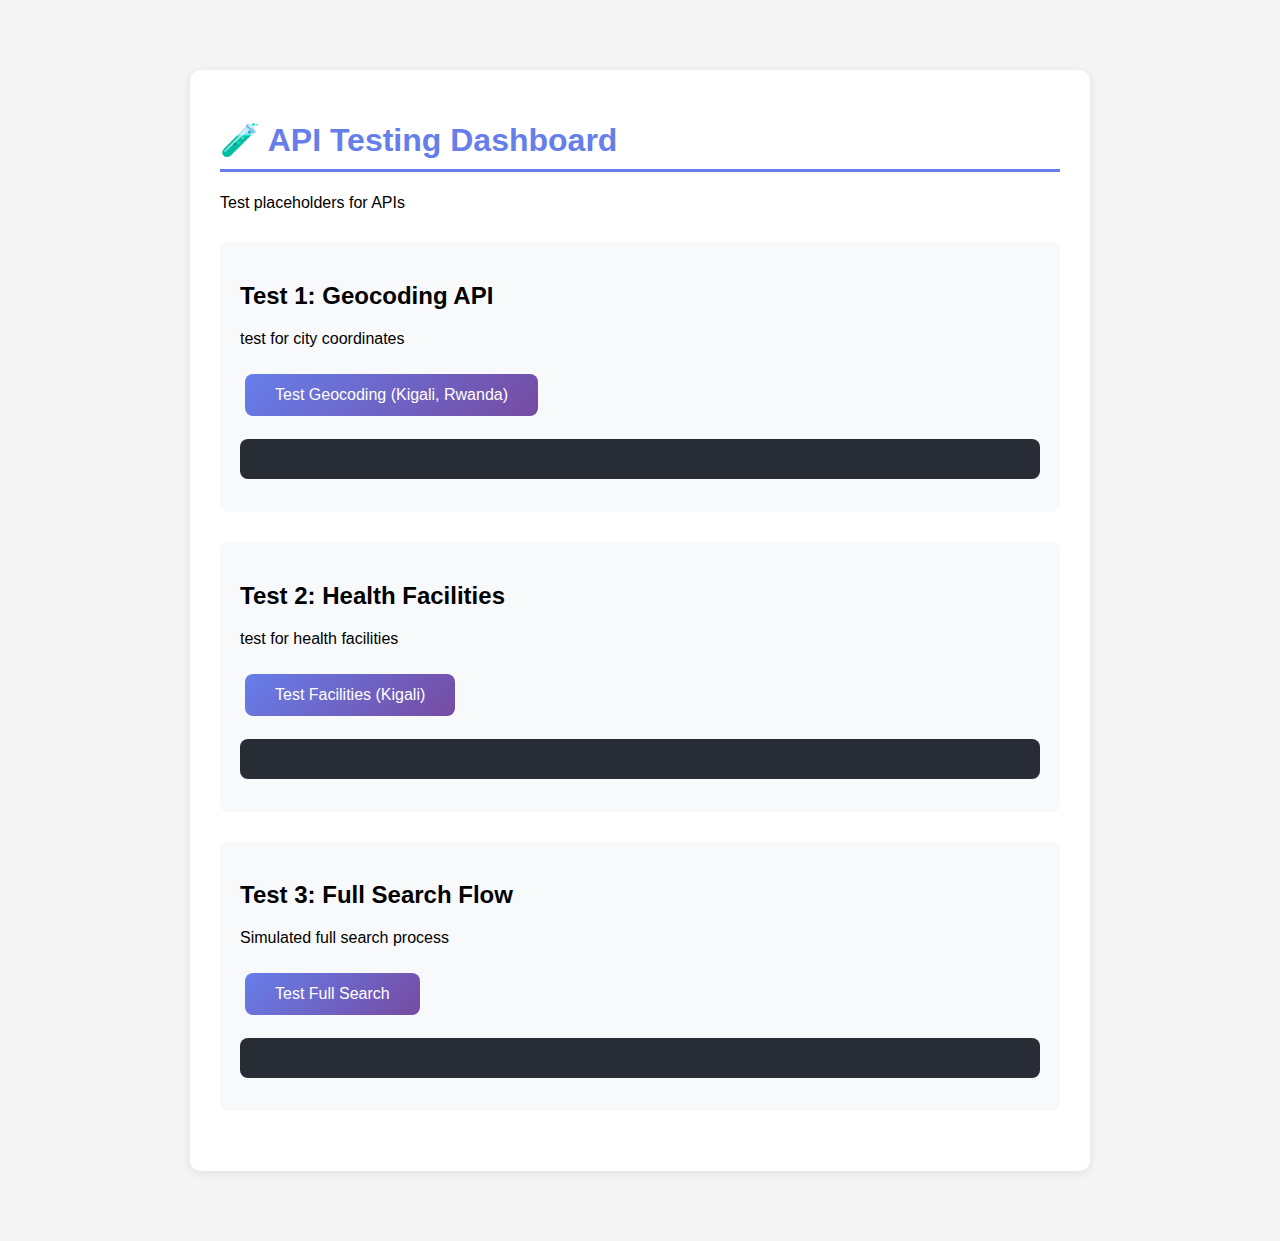
<file: tests.html>
<!DOCTYPE html>
<html lang="en">
<head>
    <meta charset="UTF-8">
    <meta name="viewport" content="width=device-width, initial-scale=1.0">
    <title>API Testing - Health Finder</title>
    <style>
        body {
            font-family: 'Segoe UI', Tahoma, Geneva, Verdana, sans-serif;
            max-width: 900px;
            margin: 50px auto;
            padding: 20px;
            background: #f5f5f5;
        }

        .container {
            background: white;
            padding: 30px;
            border-radius: 10px;
            box-shadow: 0 2px 10px rgba(0,0,0,0.1);
        }

        h1 {
            color: #667eea;
            border-bottom: 3px solid #667eea;
            padding-bottom: 10px;
        }

        .test-section {
            margin: 30px 0;
            padding: 20px;
            background: #f8f9fa;
            border-radius: 8px;
        }

        button {
            background: linear-gradient(135deg, #667eea 0%, #764ba2 100%);
            color: white;
            border: none;
            padding: 12px 30px;
            border-radius: 8px;
            cursor: pointer;
            font-size: 16px;
            margin: 10px 5px;
            transition: transform 0.2s;
        }

        button:hover {
            transform: translateY(-2px);
        }

        button:disabled {
            opacity: 0.5;
            cursor: not-allowed;
        }

        pre {
            background: #282c34;
            color: #abb2bf;
            padding: 20px;
            border-radius: 8px;
            overflow-x: auto;
            max-height: 400px;
            overflow-y: auto;
        }

        .status {
            padding: 10px;
            border-radius: 5px;
            margin: 10px 0;
            font-weight: bold;
        }

        .status.success {
            background: #d4edda;
            color: #155724;
        }

        .status.error {
            background: #f8d7da;
            color: #721c24;
        }

        .status.loading {
            background: #d1ecf1;
            color: #0c5460;
        }
    </style>
</head>
<body>
    <div class="container">
        <h1>🧪 API Testing Dashboard</h1>
        <p>Test placeholders for APIs</p>

        <!-- Test 1: Geocoding API -->
        <div class="test-section">
            <h2>Test 1: Geocoding API</h2>
            <p>test for city coordinates</p>
            <button onclick="testGeocoding()">Test Geocoding (Kigali, Rwanda)</button>
            <div id="geocoding-status"></div>
            <pre id="geocoding-output"></pre>
        </div>

        <!-- Test 2: Health Facilities -->
        <div class="test-section">
            <h2>Test 2: Health Facilities</h2>
            <p>test for health facilities</p>
            <button onclick="testOverpass()">Test Facilities (Kigali)</button>
            <div id="overpass-status"></div>
            <pre id="overpass-output"></pre>
        </div>

        <!-- Test 3: Full Search Flow -->
        <div class="test-section">
            <h2>Test 3: Full Search Flow</h2>
            <p>Simulated full search process</p>
            <button onclick="testFullSearch()">Test Full Search</button>
            <div id="full-status"></div>
            <pre id="full-output"></pre>
        </div>
    </div>

    <script>
        function simulateDelay(ms) {
            return new Promise(resolve => setTimeout(resolve, ms));
        }

        async function testGeocoding() {
            const statusDiv = document.getElementById('geocoding-status');
            const outputDiv = document.getElementById('geocoding-output');

            statusDiv.innerHTML = '<div class="status loading">⏳ Simulating Geocoding API test...</div>';
            outputDiv.textContent = '';
            await simulateDelay(1000);

            // Simulated data
            const data = [{city: "Kigali", country: "Rwanda", lat: -1.9441, lon: 30.0619}];

            statusDiv.innerHTML = '<div class="status success">✅ SUCCESS: Simulated geocoding data available!</div>';
            outputDiv.textContent = JSON.stringify(data, null, 2);
        }

        async function testOverpass() {
            const statusDiv = document.getElementById('overpass-status');
            const outputDiv = document.getElementById('overpass-output');

            statusDiv.innerHTML = '<div class="status loading">⏳ Simulating facilities API test...</div>';
            outputDiv.textContent = '';
            await simulateDelay(1000);

            // Simulated data
            const data = [
                {name: "Kigali Hospital", type: "Hospital"},
                {name: "Nyamirambo Clinic", type: "Clinic"},
                {name: "Gikondo Health Center", type: "Health Center"}
            ];

            statusDiv.innerHTML = '<div class="status success">✅ SUCCESS: Simulated facilities data available!</div>';
            outputDiv.textContent = JSON.stringify(data, null, 2);
        }

        async function testFullSearch() {
            const statusDiv = document.getElementById('full-status');
            const outputDiv = document.getElementById('full-output');

            statusDiv.innerHTML = '<div class="status loading">⏳ Simulating full search test...</div>';
            outputDiv.textContent = 'Step 1: Simulate geocoding...\n';
            await simulateDelay(1000);

            const geocode = {city: "Kigali", lat: -1.9441, lon: 30.0619};
            outputDiv.textContent += `✅ Coordinates found: ${geocode.lat}, ${geocode.lon}\n\n`;
            outputDiv.textContent += 'Step 2: Simulate health facilities search...\n';
            await simulateDelay(1000);

            const facilities = [
                {name: "Kigali Hospital", type: "Hospital"},
                {name: "Nyamirambo Clinic", type: "Clinic"}
            ];

            outputDiv.textContent += `✅ Found ${facilities.length} facilities\n`;
            outputDiv.textContent += JSON.stringify(facilities, null, 2);

            statusDiv.innerHTML = '<div class="status success">✅ SUCCESS: Simulated full search complete!</div>';
        }

        window.onload = function() {
            console.log('Simulated API Test page loaded');
        };
    </script>
</body>
</html>
</file>
